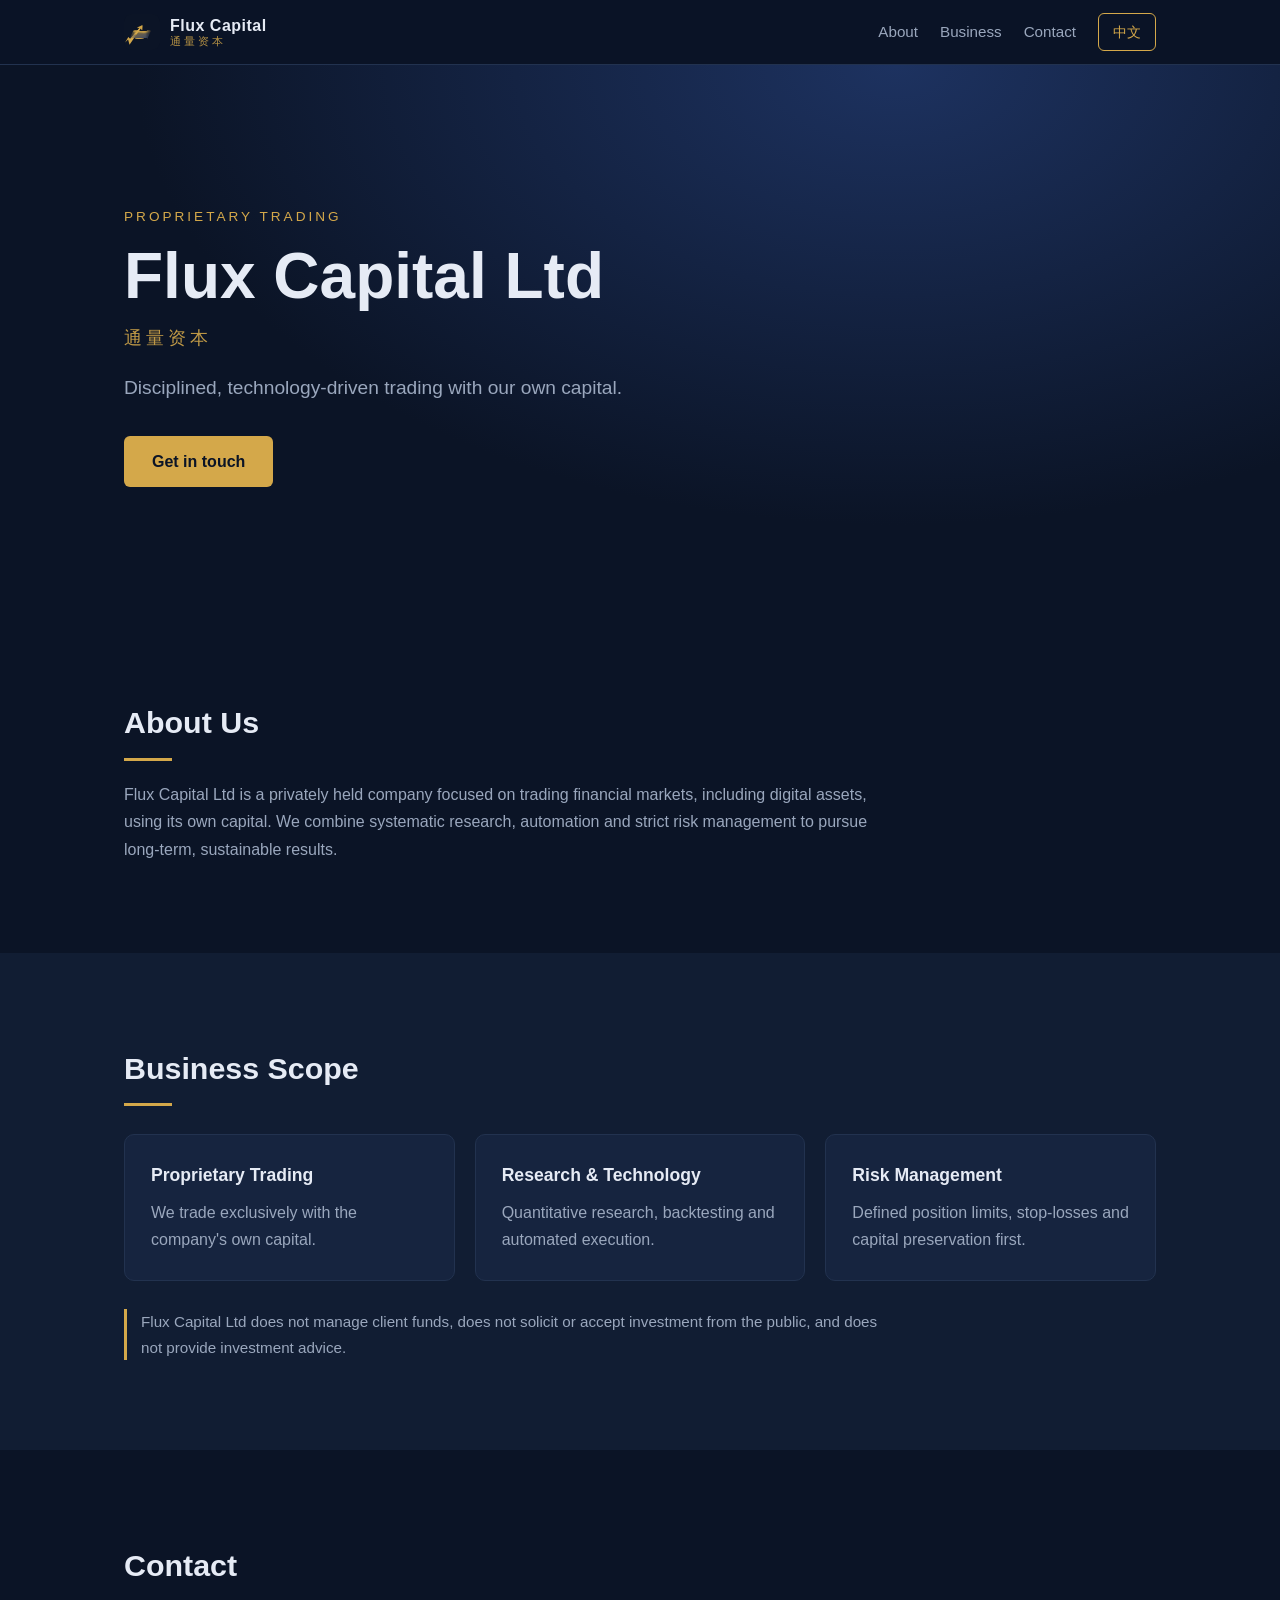
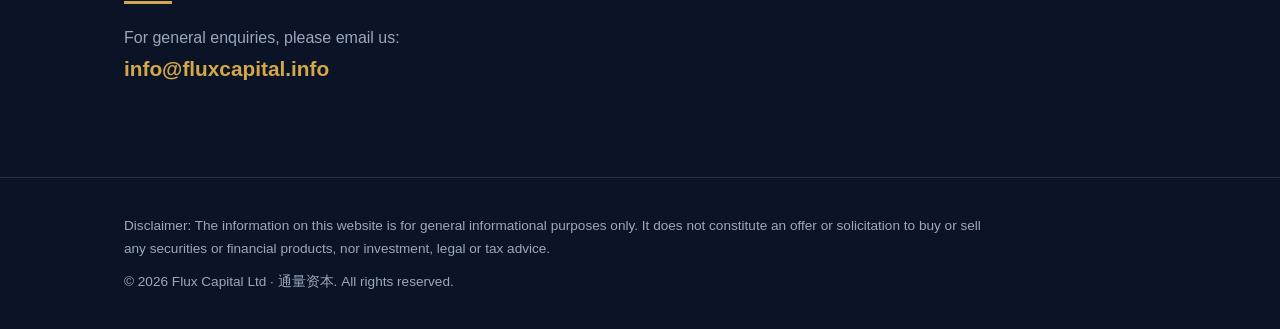
<file: index.html>
<!DOCTYPE html>
<html lang="en">
<head>
<meta charset="utf-8">
<meta name="viewport" content="width=device-width, initial-scale=1">
<title>Flux Capital Ltd | 通量资本</title>
<meta name="description" content="Flux Capital Ltd — proprietary trading with the company's own capital.">
<link rel="icon" href="favicon.svg" type="image/svg+xml">
<link rel="stylesheet" href="styles.css">
</head>
<body>
<header class="nav">
  <div class="wrap nav-inner">
    <a href="#home" class="brand"><img src="favicon.svg" alt="" width="36" height="36"><span class="brand-text"><span class="brand-en">Flux Capital</span><span class="brand-zh">通量资本</span></span></a>
    <nav>
      <a href="#about" data-i18n="nav.about">About</a>
      <a href="#business" data-i18n="nav.business">Business</a>
      <a href="#contact" data-i18n="nav.contact">Contact</a>
      <button id="lang-toggle" type="button" aria-label="Switch language">中文</button>
    </nav>
  </div>
</header>
<main>
  <section id="home" class="hero">
    <div class="wrap">
      <p class="eyebrow" data-i18n="hero.eyebrow">Proprietary Trading</p>
      <h1 data-i18n="hero.title">Flux Capital Ltd</h1>
      <p class="hero-sub" data-i18n="hero.sub">通量资本</p>
      <p class="lead" data-i18n="hero.lead">Disciplined, technology-driven trading with our own capital.</p>
      <a class="btn" href="#contact" data-i18n="hero.cta">Get in touch</a>
    </div>
  </section>
  <section id="about" class="section">
    <div class="wrap">
      <h2 data-i18n="about.title">About Us</h2>
      <p data-i18n="about.body">Flux Capital Ltd is a privately held company focused on trading financial markets, including digital assets, using its own capital. We combine systematic research, automation and strict risk management to pursue long-term, sustainable results.</p>
    </div>
  </section>
  <section id="business" class="section alt">
    <div class="wrap">
      <h2 data-i18n="biz.title">Business Scope</h2>
      <div class="cards">
        <div class="card"><h3 data-i18n="biz.c1t">Proprietary Trading</h3><p data-i18n="biz.c1">We trade exclusively with the company's own capital.</p></div>
        <div class="card"><h3 data-i18n="biz.c2t">Research &amp; Technology</h3><p data-i18n="biz.c2">Quantitative research, backtesting and automated execution.</p></div>
        <div class="card"><h3 data-i18n="biz.c3t">Risk Management</h3><p data-i18n="biz.c3">Defined position limits, stop-losses and capital preservation first.</p></div>
      </div>
      <p class="note" data-i18n="biz.note">Flux Capital Ltd does not manage client funds, does not solicit or accept investment from the public, and does not provide investment advice.</p>
    </div>
  </section>
  <section id="contact" class="section">
    <div class="wrap">
      <h2 data-i18n="contact.title">Contact</h2>
      <p data-i18n="contact.body">For general enquiries, please email us:</p>
      <p><a class="email" href="mailto:info@fluxcapital.info">info@fluxcapital.info</a></p>
    </div>
  </section>
</main>
<footer class="footer">
  <div class="wrap">
    <p class="disclaimer" data-i18n="footer.disclaimer">Disclaimer: The information on this website is for general informational purposes only. It does not constitute an offer or solicitation to buy or sell any securities or financial products, nor investment, legal or tax advice.</p>
    <p>&copy; <span id="year">2026</span> <span data-i18n="footer.name">Flux Capital Ltd · 通量资本</span>. <span data-i18n="footer.rights">All rights reserved.</span></p>
  </div>
</footer>
<script src="i18n.js"></script>
</body>
</html>
</file>
<file: styles.css>
:root{--bg:#0b1426;--bg2:#111d33;--card:#16243f;--text:#e6ebf5;--muted:#9aa7bd;--accent:#d4a84a;--line:#22324f}
*{box-sizing:border-box;margin:0;padding:0}
html{scroll-behavior:smooth}
body{font-family:-apple-system,BlinkMacSystemFont,"Segoe UI",Roboto,"Helvetica Neue","PingFang SC","Microsoft YaHei","Noto Sans CJK SC",sans-serif;background:var(--bg);color:var(--text);line-height:1.7}
a{color:var(--accent);text-decoration:none}
.wrap{max-width:1080px;margin:0 auto;padding:0 24px}
.nav{position:sticky;top:0;z-index:10;background:rgba(11,20,38,.92);backdrop-filter:blur(8px);border-bottom:1px solid var(--line)}
.nav-inner{display:flex;align-items:center;justify-content:space-between;height:64px}
.brand{display:flex;align-items:center;gap:10px;color:var(--text);font-weight:600;letter-spacing:.5px}
nav{display:flex;align-items:center;gap:22px}
nav a{color:var(--muted);font-size:.95rem}nav a:hover{color:var(--text)}
#lang-toggle{background:transparent;border:1px solid var(--accent);color:var(--accent);padding:6px 14px;border-radius:6px;cursor:pointer;font:inherit;font-size:.9rem}
#lang-toggle:hover{background:var(--accent);color:var(--bg)}
.hero{padding:140px 0 120px;background:radial-gradient(ellipse at 70% 0%,#1d3260 0%,var(--bg) 60%)}
.eyebrow{color:var(--accent);text-transform:uppercase;letter-spacing:3px;font-size:.85rem;margin-bottom:12px}
h1{font-size:clamp(2.4rem,6vw,4rem);line-height:1.15;margin-bottom:18px}
.lead{font-size:1.2rem;color:var(--muted);max-width:620px;margin-bottom:32px}
.btn{display:inline-block;background:var(--accent);color:var(--bg);padding:12px 28px;border-radius:6px;font-weight:600}
.section{padding:90px 0}.section.alt{background:var(--bg2)}
h2{font-size:1.9rem;margin-bottom:20px;position:relative;padding-bottom:12px}
h2::after{content:"";position:absolute;left:0;bottom:0;width:48px;height:3px;background:var(--accent)}
.section p{color:var(--muted);max-width:760px}
.cards{display:grid;grid-template-columns:repeat(auto-fit,minmax(240px,1fr));gap:20px;margin:28px 0}
.card{background:var(--card);border:1px solid var(--line);border-radius:10px;padding:26px}
.card h3{margin-bottom:8px;font-size:1.1rem}
.note{border-left:3px solid var(--accent);padding-left:14px;font-size:.95rem}
.email{font-size:1.3rem;font-weight:600}
.footer{border-top:1px solid var(--line);padding:36px 0;font-size:.85rem;color:var(--muted)}
.disclaimer{margin-bottom:10px;max-width:860px}
.center{min-height:100vh;display:flex;flex-direction:column;align-items:center;justify-content:center;text-align:center;gap:16px}
@media(max-width:640px){nav{gap:12px}nav a{display:none}.hero{padding:90px 0 70px}.section{padding:60px 0}}

.brand-text{display:flex;flex-direction:column;line-height:1.1}.brand-zh{font-size:11px;color:var(--gold,#d4a84a);letter-spacing:3px;font-weight:500;opacity:.85}.hero-sub{color:#d4a84a;letter-spacing:4px;font-size:1.1rem;margin:-8px 0 18px;opacity:.9}
.brand img{width:36px;height:36px;flex:none}
</file>
